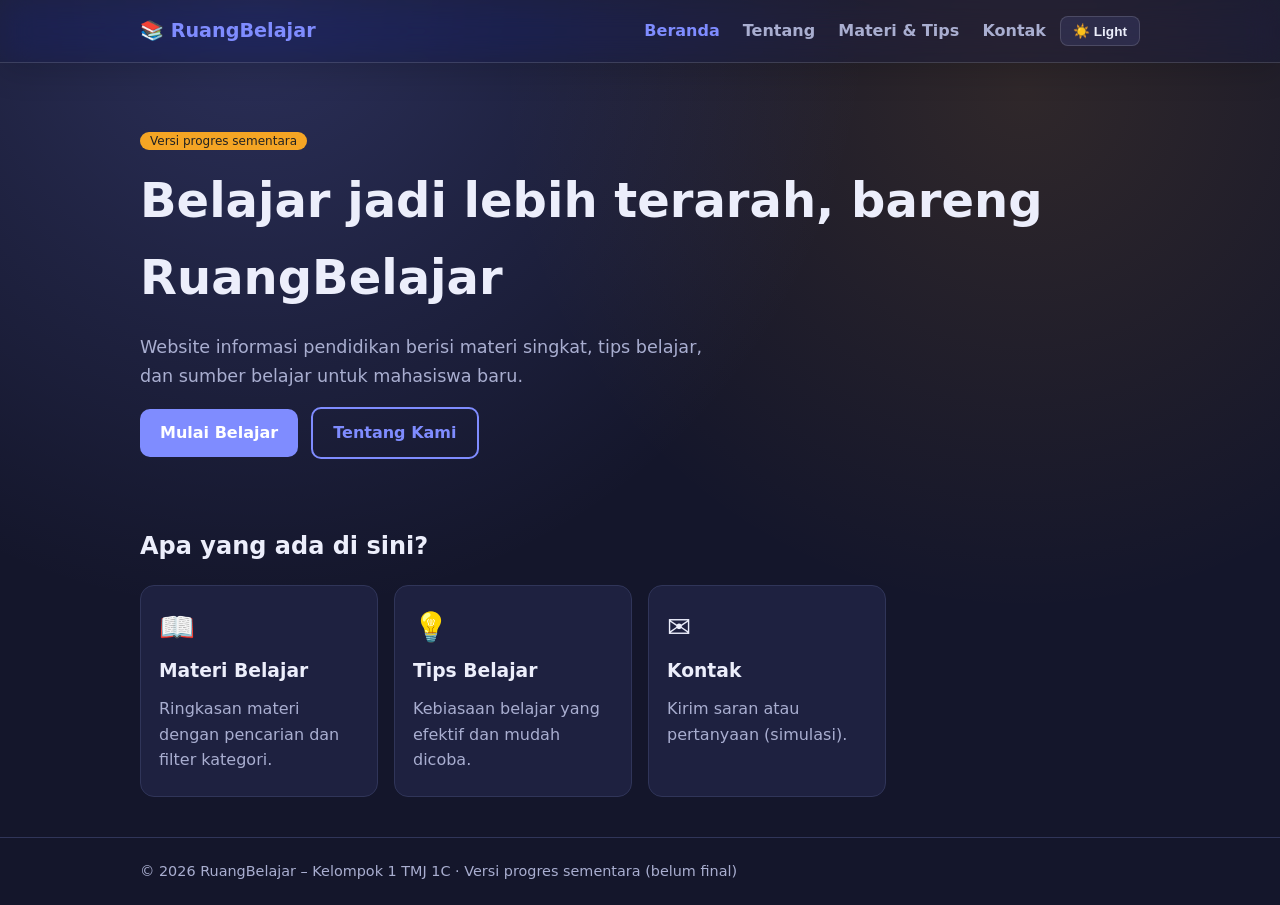
<file: index.html>
<!DOCTYPE html>
<html lang="id">
<head>
  <meta charset="utf-8">
  <meta name="viewport" content="width=device-width, initial-scale=1">
  <title>Beranda – RuangBelajar</title>
  <link rel="stylesheet" href="style.css">
</head>
<body>
  <header>
    <div class="wrap bar">
      <a class="logo" href="index.html">📚 RuangBelajar</a>
      <div class="nav-grup">
        <nav>
          <a href="index.html">Beranda</a>
          <a href="tentang.html">Tentang</a>
          <a href="materi.html">Materi &amp; Tips</a>
          <a href="kontak.html">Kontak</a>
        </nav>
        <button id="theme-toggle" type="button" aria-label="Ganti Tema">☀️ Light</button>
        <button id="burger" aria-label="Menu">☰</button>
      </div>
    </div>
  </header>

  <main class="wrap">
    <section class="hero">
      <span class="tag s">Versi progres sementara</span>
      <h1>Belajar jadi lebih terarah, bareng RuangBelajar</h1>
      <p>Website informasi pendidikan berisi materi singkat, tips belajar, dan sumber belajar untuk mahasiswa baru.</p>
      <a class="btn" href="materi.html">Mulai Belajar</a>
      <a class="btn o" href="tentang.html">Tentang Kami</a>
    </section>

    <h2>Apa yang ada di sini?</h2>
    <div class="grid">
      <div class="card">
        <div class="ic">📖</div>
        <h3>Materi Belajar</h3>
        <p>Ringkasan materi dengan pencarian dan filter kategori.</p>
      </div>
      <div class="card">
        <div class="ic">💡</div>
        <h3>Tips Belajar</h3>
        <p>Kebiasaan belajar yang efektif dan mudah dicoba.</p>
      </div>
      <div class="card">
        <div class="ic">✉️</div>
        <h3>Kontak</h3>
        <p>Kirim saran atau pertanyaan (simulasi).</p>
      </div>
    </div>
  </main>

  <footer>
    <div class="wrap">© 2026 RuangBelajar – Kelompok 1 TMJ 1C · Versi progres sementara (belum final)</div>
  </footer>

  <script src="script.js"></script>
</body>
</html>
</file>
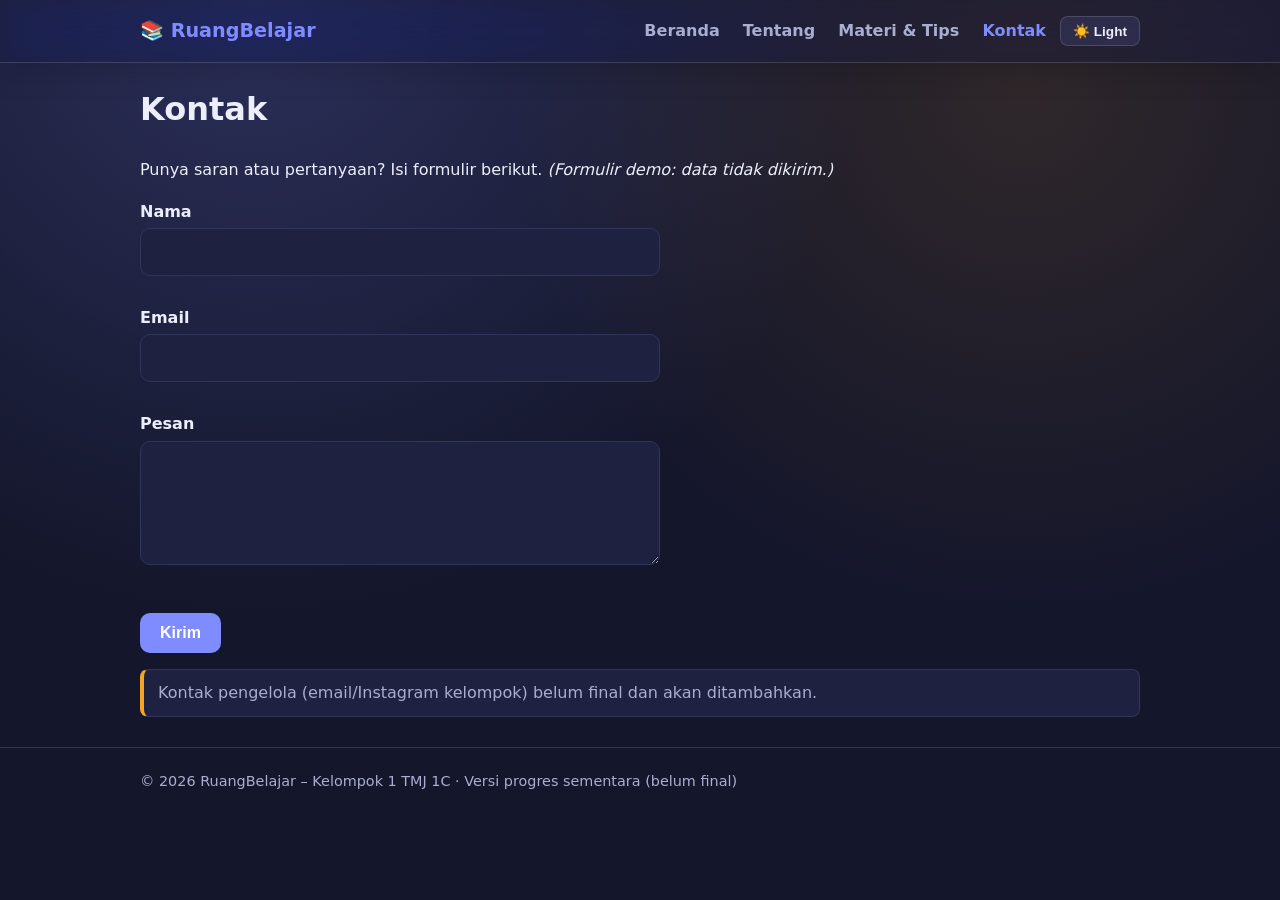
<file: kontak.html>
<!DOCTYPE html>
<html lang="id">
<head>
  <meta charset="utf-8">
  <meta name="viewport" content="width=device-width, initial-scale=1">
  <title>Kontak – RuangBelajar</title>
  <link rel="stylesheet" href="style.css">
</head>
<body>
  <header>
    <div class="wrap bar">
      <a class="logo" href="index.html">📚 RuangBelajar</a>
      <div class="nav-grup">
        <nav>
          <a href="index.html">Beranda</a>
          <a href="tentang.html">Tentang</a>
          <a href="materi.html">Materi &amp; Tips</a>
          <a href="kontak.html">Kontak</a>
        </nav>
        <button id="theme-toggle" type="button" aria-label="Ganti Tema">☀️ Light</button>
        <button id="burger" aria-label="Menu">☰</button>
      </div>
    </div>
  </header>

  <main class="wrap">
    <h1>Kontak</h1>
    <p>Punya saran atau pertanyaan? Isi formulir berikut. <i>(Formulir demo: data tidak dikirim.)</i></p>

    <form id="kontak" novalidate>
      <label for="nama">Nama</label>
      <input id="nama">
      <div class="err" id="e-nama"></div>

      <label for="email">Email</label>
      <input id="email" type="email">
      <div class="err" id="e-email"></div>

      <label for="pesan">Pesan</label>
      <textarea id="pesan" rows="4"></textarea>
      <div class="err" id="e-pesan"></div>

      <br>
      <button class="btn" type="submit">Kirim</button>
      <p class="ok" id="hasil"></p>
    </form>

    <p class="note">Kontak pengelola (email/Instagram kelompok) belum final dan akan ditambahkan.</p>
  </main>

  <footer>
    <div class="wrap">© 2026 RuangBelajar – Kelompok 1 TMJ 1C · Versi progres sementara (belum final)</div>
  </footer>

  <script src="script.js"></script>
</body>
</html>
</file>
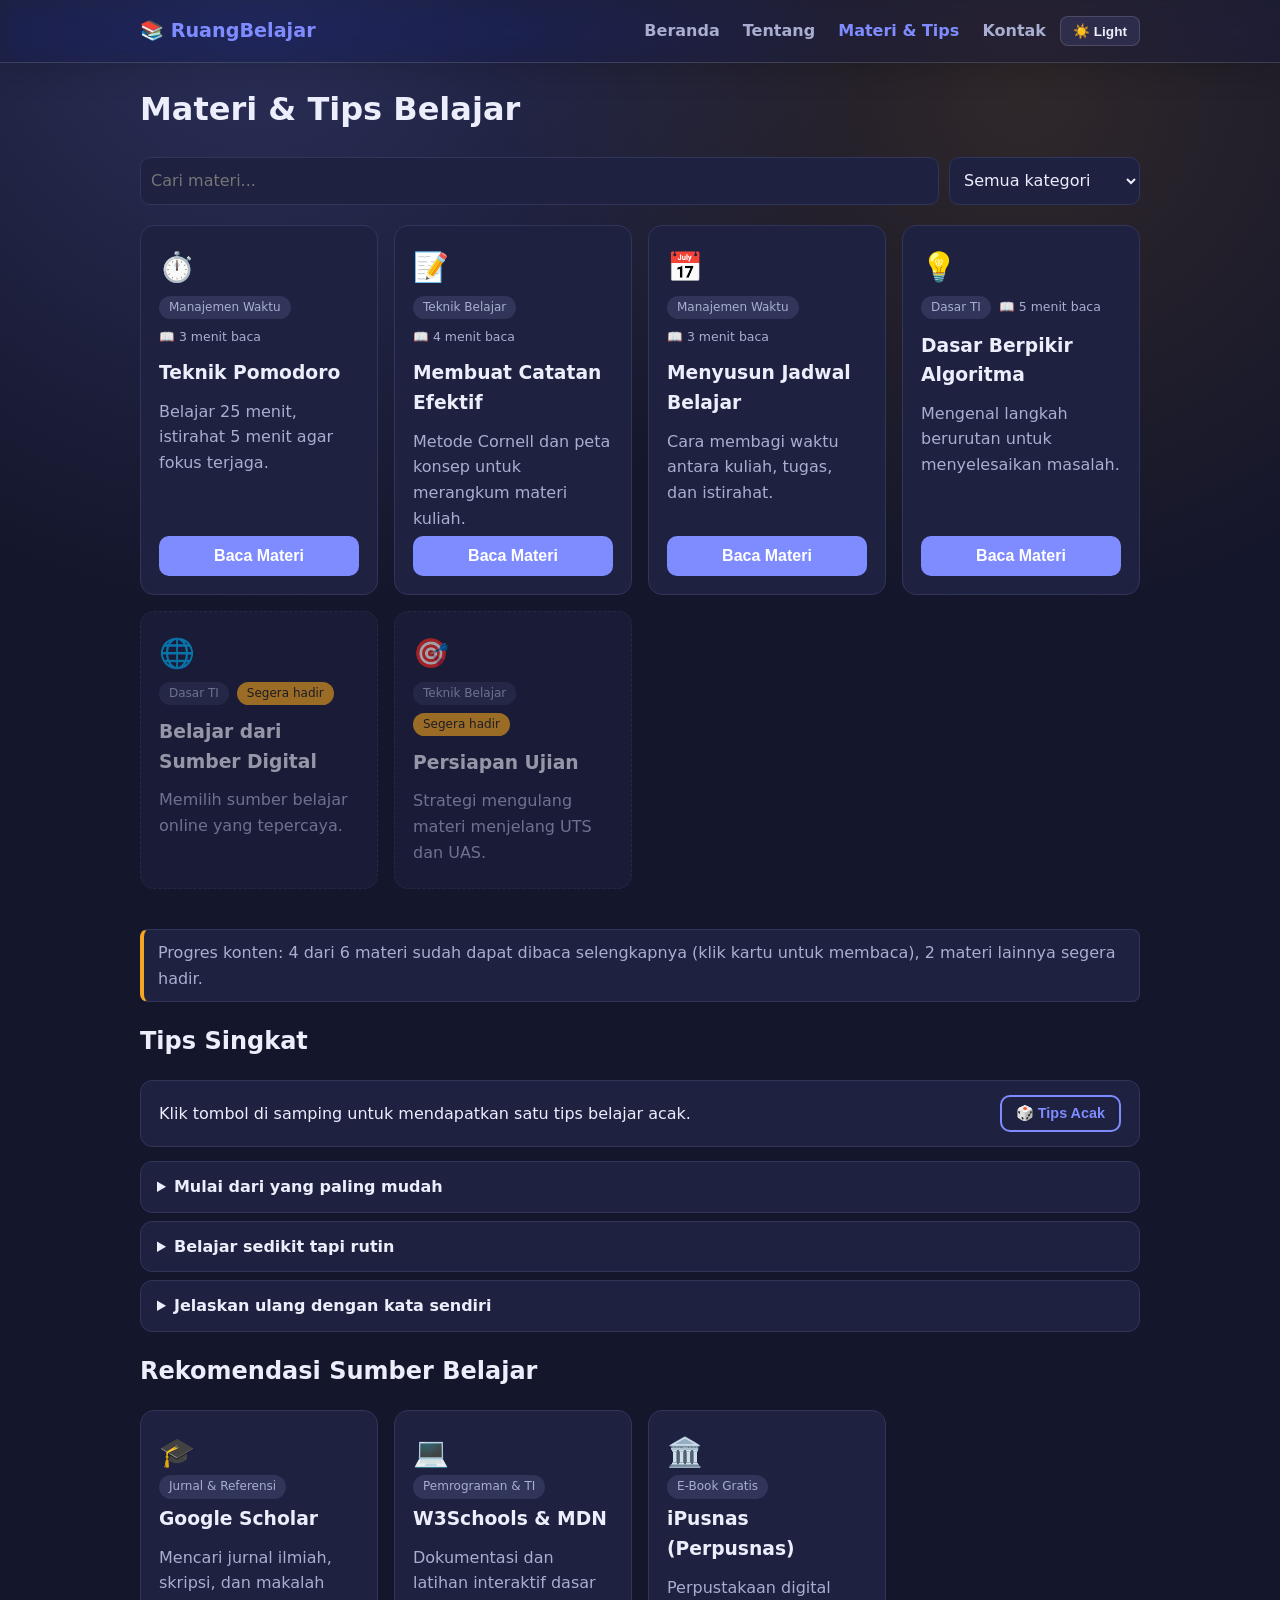
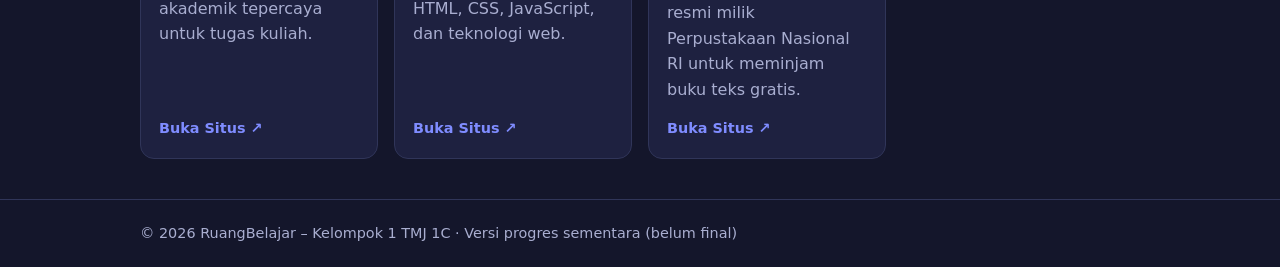
<file: materi.html>
<!DOCTYPE html>
<html lang="id">
<head>
  <meta charset="utf-8">
  <meta name="viewport" content="width=device-width, initial-scale=1">
  <title>Materi &amp; Tips – RuangBelajar</title>
  <link rel="stylesheet" href="style.css">
</head>
<body>
  <header>
    <div class="wrap bar">
      <a class="logo" href="index.html">📚 RuangBelajar</a>
      <div class="nav-grup">
        <nav>
          <a href="index.html">Beranda</a>
          <a href="tentang.html">Tentang</a>
          <a href="materi.html">Materi &amp; Tips</a>
          <a href="kontak.html">Kontak</a>
        </nav>
        <button id="theme-toggle" type="button" aria-label="Ganti Tema">☀️ Light</button>
        <button id="burger" aria-label="Menu">☰</button>
      </div>
    </div>
  </header>

  <main class="wrap">
    <h1>Materi &amp; Tips Belajar</h1>

    <div class="tools">
      <input id="q" type="search" placeholder="Cari materi...">
      <select id="f">
        <option value="">Semua kategori</option>
        <option>Teknik Belajar</option>
        <option>Manajemen Waktu</option>
        <option>Dasar TI</option>
      </select>
    </div>

    <div id="list" class="grid"></div>
    <p class="note">Progres konten: 4 dari 6 materi sudah dapat dibaca selengkapnya (klik kartu untuk membaca), 2 materi lainnya segera hadir.</p>

    <h2>Tips Singkat</h2>
    <div class="tip-box">
      <p id="random-tip">Klik tombol di samping untuk mendapatkan satu tips belajar acak.</p>
      <button id="btn-tip" class="btn o" type="button">🎲 Tips Acak</button>
    </div>

    <details>
      <summary>Mulai dari yang paling mudah</summary>
      <p>Kerjakan tugas ringan dulu untuk membangun momentum sebelum masuk ke materi yang berat.</p>
    </details>
    <details>
      <summary>Belajar sedikit tapi rutin</summary>
      <p>30 menit setiap hari lebih efektif daripada sistem kebut semalam (SKS).</p>
    </details>
    <details>
      <summary>Jelaskan ulang dengan kata sendiri</summary>
      <p>Gunakan teknik Feynman: jika kamu bisa menjelaskannya dengan bahasa sederhana ke teman, berarti kamu sudah paham.</p>
    </details>

    <h2>Rekomendasi Sumber Belajar</h2>
    <div class="grid">
      <div class="card">
        <div class="ic">🎓</div>
        <span class="tag">Jurnal &amp; Referensi</span>
        <h3>Google Scholar</h3>
        <p>Mencari jurnal ilmiah, skripsi, dan makalah akademik tepercaya untuk tugas kuliah.</p>
        <a class="link-sumber" href="https://scholar.google.com" target="_blank" rel="noopener">Buka Situs ↗</a>
      </div>
      <div class="card">
        <div class="ic">💻</div>
        <span class="tag">Pemrograman &amp; TI</span>
        <h3>W3Schools &amp; MDN</h3>
        <p>Dokumentasi dan latihan interaktif dasar HTML, CSS, JavaScript, dan teknologi web.</p>
        <a class="link-sumber" href="https://developer.mozilla.org" target="_blank" rel="noopener">Buka Situs ↗</a>
      </div>
      <div class="card">
        <div class="ic">🏛️</div>
        <span class="tag">E-Book Gratis</span>
        <h3>iPusnas (Perpusnas)</h3>
        <p>Perpustakaan digital resmi milik Perpustakaan Nasional RI untuk meminjam buku teks gratis.</p>
        <a class="link-sumber" href="https://ipusnas.id" target="_blank" rel="noopener">Buka Situs ↗</a>
      </div>
    </div>
  </main>

  <!-- Modal Pop-up Detail Materi -->
  <div id="modal" class="modal" aria-hidden="true">
    <div class="modal-box">
      <button id="close-modal" class="close-btn" aria-label="Tutup">&times;</button>
      <div id="m-icon" class="ic"></div>
      <div class="meta-row">
        <span id="m-kat" class="tag"></span>
        <span id="m-waktu" class="read-time"></span>
      </div>
      <h2 id="m-judul"></h2>
      <div id="m-isi"></div>
      <p class="m-ref"><b>Sumber Referensi:</b> <span id="m-sumber"></span></p>
    </div>
  </div>

  <footer>
    <div class="wrap">© 2026 RuangBelajar – Kelompok 1 TMJ 1C · Versi progres sementara (belum final)</div>
  </footer>

  <script src="script.js"></script>
</body>
</html>
</file>
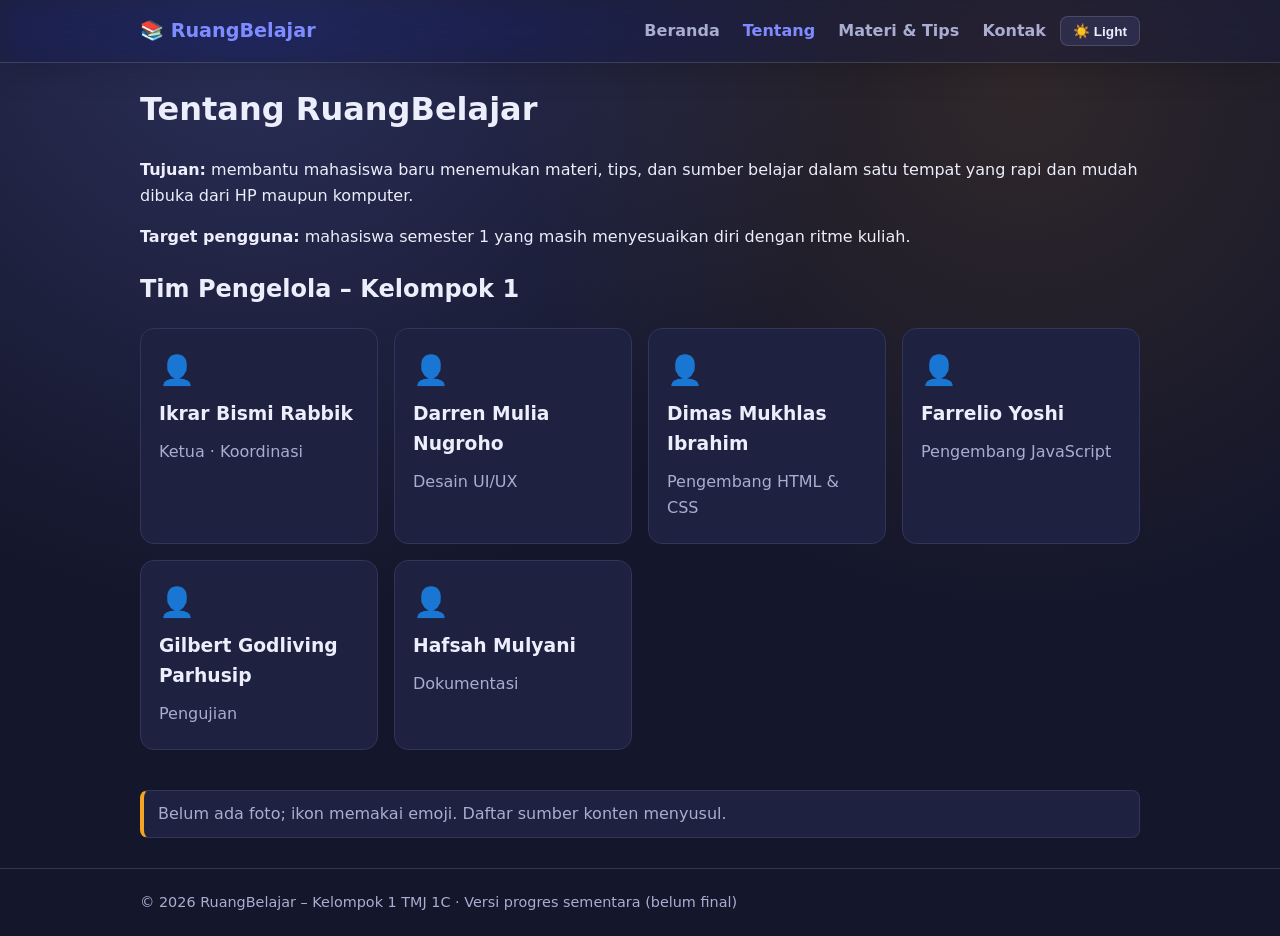
<file: tentang.html>
<!DOCTYPE html>
<html lang="id">
<head>
  <meta charset="utf-8">
  <meta name="viewport" content="width=device-width, initial-scale=1">
  <title>Tentang – RuangBelajar</title>
  <link rel="stylesheet" href="style.css">
</head>
<body>
  <header>
    <div class="wrap bar">
      <a class="logo" href="index.html">📚 RuangBelajar</a>
      <div class="nav-grup">
        <nav>
          <a href="index.html">Beranda</a>
          <a href="tentang.html">Tentang</a>
          <a href="materi.html">Materi &amp; Tips</a>
          <a href="kontak.html">Kontak</a>
        </nav>
        <button id="theme-toggle" type="button" aria-label="Ganti Tema">☀️ Light</button>
        <button id="burger" aria-label="Menu">☰</button>
      </div>
    </div>
  </header>

  <main class="wrap">
    <h1>Tentang RuangBelajar</h1>
    <p><b>Tujuan:</b> membantu mahasiswa baru menemukan materi, tips, dan sumber belajar dalam satu tempat yang rapi dan mudah dibuka dari HP maupun komputer.</p>
    <p><b>Target pengguna:</b> mahasiswa semester 1 yang masih menyesuaikan diri dengan ritme kuliah.</p>

    <h2>Tim Pengelola – Kelompok 1</h2>
    <div class="grid">
      <div class="card">
        <div class="ic">👤</div>
        <h3>Ikrar Bismi Rabbik</h3>
        <p>Ketua · Koordinasi</p>
      </div>
      <div class="card">
        <div class="ic">👤</div>
        <h3>Darren Mulia Nugroho</h3>
        <p>Desain UI/UX</p>
      </div>
      <div class="card">
        <div class="ic">👤</div>
        <h3>Dimas Mukhlas Ibrahim</h3>
        <p>Pengembang HTML &amp; CSS</p>
      </div>
      <div class="card">
        <div class="ic">👤</div>
        <h3>Farrelio Yoshi</h3>
        <p>Pengembang JavaScript</p>
      </div>
      <div class="card">
        <div class="ic">👤</div>
        <h3>Gilbert Godliving Parhusip</h3>
        <p>Pengujian</p>
      </div>
      <div class="card">
        <div class="ic">👤</div>
        <h3>Hafsah Mulyani</h3>
        <p>Dokumentasi</p>
      </div>
    </div>

    <p class="note">Belum ada foto; ikon memakai emoji. Daftar sumber konten menyusul.</p>
  </main>

  <footer>
    <div class="wrap">© 2026 RuangBelajar – Kelompok 1 TMJ 1C · Versi progres sementara (belum final)</div>
  </footer>

  <script src="script.js"></script>
</body>
</html>
</file>
<file: style.css>
/* Default Awal: Mode Gelap (Dark Mode) */
:root {
  --bg: #14162b;
  --bg-glow: radial-gradient(circle at 20% 0%, rgba(127, 140, 255, 0.22), transparent 45%),
             radial-gradient(circle at 80% 10%, rgba(245, 165, 36, 0.12), transparent 40%);
  --t: #eceefb;
  --m: #a9aed0;
  --c: #1e2140;
  --b: #303559;
  --p: #7f8cff;
  --a: #f5a524;
  --nav-bg: rgba(26, 29, 58, 0.45);
  --nav-border: rgba(255, 255, 255, 0.14);
}

/* Mode Terang (Light Mode - Putih) */
:root[data-theme="light"] {
  --p: #3b4cca;
  --a: #f5a524;
  --bg: #ffffff;
  --bg-glow: radial-gradient(circle at 20% 0%, rgba(59, 76, 202, 0.12), transparent 45%),
             radial-gradient(circle at 80% 10%, rgba(245, 165, 36, 0.1), transparent 40%);
  --t: #1f2340;
  --m: #5b6080;
  --c: #ffffff;
  --b: #dcdfec;
  --nav-bg: rgba(255, 255, 255, 0.55);
  --nav-border: rgba(59, 76, 202, 0.16);
}

* {
  box-sizing: border-box;
}

body {
  margin: 0;
  font-family: system-ui, Segoe UI, Arial, sans-serif;
  background-color: var(--bg);
  background-image: var(--bg-glow);
  background-attachment: fixed;
  color: var(--t);
  line-height: 1.6;
  transition: background-color 0.2s ease, color 0.2s ease;
}

a {
  color: var(--p);
}

.wrap {
  max-width: 1040px;
  margin: auto;
  padding: 0 20px;
}

/* Navbar Glassmorphism */
header {
  background: var(--nav-bg);
  backdrop-filter: blur(16px) saturate(180%);
  -webkit-backdrop-filter: blur(16px) saturate(180%);
  border-bottom: 1px solid var(--nav-border);
  box-shadow: 0 8px 32px rgba(0, 0, 0, 0.16);
  position: sticky;
  top: 0;
  z-index: 10;
}

.bar {
  display: flex;
  align-items: center;
  justify-content: space-between;
  height: 62px;
}

.logo {
  font-weight: 800;
  font-size: 1.2rem;
  color: var(--p);
  text-decoration: none;
}

.nav-grup {
  display: flex;
  align-items: center;
  gap: 14px;
}

nav a {
  margin-left: 18px;
  text-decoration: none;
  color: var(--m);
  font-weight: 600;
}

nav a.on,
nav a:hover {
  color: var(--p);
}

#theme-toggle {
  background: rgba(127, 140, 255, 0.12);
  border: 1px solid var(--nav-border);
  color: var(--t);
  border-radius: 8px;
  padding: 6px 12px;
  font-size: 0.85rem;
  font-weight: 600;
  cursor: pointer;
  display: inline-flex;
  align-items: center;
  gap: 6px;
}

#theme-toggle:hover {
  border-color: var(--p);
  color: var(--p);
}

#burger {
  display: none;
  background: none;
  border: 1px solid var(--nav-border);
  color: var(--t);
  font-size: 1.3rem;
  border-radius: 8px;
  padding: 2px 10px;
  cursor: pointer;
}

.hero {
  padding: 64px 0 48px;
}

.hero h1 {
  font-size: clamp(1.9rem, 5vw, 3rem);
  margin: 0.2em 0;
}

.hero p {
  max-width: 600px;
  color: var(--m);
  font-size: 1.1rem;
}

.btn {
  display: inline-block;
  background: var(--p);
  color: #fff;
  border: 0;
  border-radius: 10px;
  padding: 11px 20px;
  font-weight: 700;
  text-decoration: none;
  cursor: pointer;
  font-size: 1rem;
}

.btn.o {
  background: none;
  color: var(--p);
  border: 2px solid var(--p);
  margin-left: 8px;
}

.grid {
  display: grid;
  gap: 16px;
  grid-template-columns: repeat(auto-fill, minmax(230px, 1fr));
  margin: 20px 0 40px;
}

.card {
  background: var(--c);
  border: 1px solid var(--b);
  border-radius: 14px;
  padding: 18px;
  display: flex;
  flex-direction: column;
}

.card h3 {
  margin: 0.3em 0;
}

.card p {
  color: var(--m);
  margin: 0.3em 0;
  flex: 1;
}

.ic {
  font-size: 1.8rem;
}

.tag {
  font-size: 0.75rem;
  background: var(--b);
  border-radius: 20px;
  padding: 2px 10px;
  color: var(--m);
  align-self: flex-start;
}

.tag.s {
  background: var(--a);
  color: #222;
}

.card.off {
  opacity: 0.6;
  border-style: dashed;
}

/* Efek Kartu Materi Bisa Diklik */
.card.bisa-diklik {
  cursor: pointer;
  transition: transform 0.15s ease, border-color 0.15s ease;
}

.card.bisa-diklik:hover {
  transform: translateY(-3px);
  border-color: var(--p);
}

.tools {
  display: flex;
  gap: 10px;
  flex-wrap: wrap;
  margin: 20px 0;
}

input,
textarea,
select {
  font: inherit;
  padding: 10px;
  border: 1px solid var(--b);
  border-radius: 10px;
  background: var(--c);
  color: var(--t);
  width: 100%;
}

.tools input {
  flex: 1;
  min-width: 200px;
  width: auto;
}

.tools select {
  width: auto;
}

details {
  background: var(--c);
  border: 1px solid var(--b);
  border-radius: 12px;
  padding: 12px 16px;
  margin: 8px 0;
}

summary {
  cursor: pointer;
  font-weight: 700;
}

.note {
  background: var(--c);
  border: 1px solid var(--b);
  border-left: 4px solid var(--a);
  padding: 10px 14px;
  border-radius: 8px;
  color: var(--m);
  margin: 16px 0;
}

form {
  max-width: 520px;
}

label {
  display: block;
  font-weight: 600;
  margin: 14px 0 4px;
}

.err {
  color: #d6336c;
  font-size: 0.85rem;
  min-height: 1.1em;
}

.ok {
  color: #2b9348;
  font-weight: 700;
}

footer {
  border-top: 1px solid var(--b);
  padding: 22px 0;
  color: var(--m);
  font-size: 0.9rem;
  margin-top: 30px;
}

/* Komponen Kartu Materi, Tips Acak, Sumber Belajar, & Modal */
.meta-row {
  display: flex;
  align-items: center;
  gap: 8px;
  flex-wrap: wrap;
  margin: 6px 0;
}

.read-time {
  font-size: 0.78rem;
  color: var(--m);
}

.link-sumber {
  display: inline-block;
  margin-top: 10px;
  font-weight: 700;
  font-size: 0.9rem;
  text-decoration: none;
}

.link-sumber:hover {
  text-decoration: underline;
}

.tip-box {
  background: var(--c);
  border: 1px solid var(--b);
  border-radius: 12px;
  padding: 14px 18px;
  margin: 14px 0;
  display: flex;
  align-items: center;
  justify-content: space-between;
  gap: 14px;
  flex-wrap: wrap;
}

.tip-box p {
  margin: 0;
  font-weight: 500;
  flex: 1;
  min-width: 220px;
}

.tip-box .btn.o {
  margin-left: 0;
  padding: 8px 14px;
  font-size: 0.9rem;
}

/* Modal Pop-up */
.modal {
  display: none;
  position: fixed;
  inset: 0;
  background: rgba(15, 18, 36, 0.72);
  backdrop-filter: blur(4px);
  z-index: 20;
  align-items: center;
  justify-content: center;
  padding: 20px;
}

.modal.show {
  display: flex;
}

.modal-box {
  background: var(--c);
  border: 1px solid var(--b);
  border-radius: 16px;
  max-width: 600px;
  width: 100%;
  max-height: 85vh;
  overflow-y: auto;
  padding: 24px;
  position: relative;
}

.close-btn {
  position: absolute;
  top: 16px;
  right: 18px;
  background: none;
  border: 1px solid var(--b);
  color: var(--t);
  font-size: 1.4rem;
  line-height: 1;
  border-radius: 8px;
  padding: 4px 10px;
  cursor: pointer;
}

.modal-box h2 {
  margin: 8px 0 12px;
}

.modal-box ul {
  padding-left: 20px;
  color: var(--t);
}

.modal-box li {
  margin-bottom: 6px;
}

.m-ref {
  margin-top: 18px;
  padding-top: 12px;
  border-top: 1px solid var(--b);
  font-size: 0.85rem;
  color: var(--m);
}

@media (max-width: 700px) {
  #burger {
    display: block;
  }

  nav {
    display: none;
    position: absolute;
    top: 62px;
    left: 0;
    right: 0;
    background: var(--nav-bg);
    backdrop-filter: blur(16px) saturate(180%);
    -webkit-backdrop-filter: blur(16px) saturate(180%);
    border-bottom: 1px solid var(--nav-border);
    padding: 8px 20px;
  }

  nav.open {
    display: block;
  }

  nav a {
    display: block;
    margin: 0;
    padding: 10px 0;
  }

  .btn.o {
    margin: 8px 0 0;
  }
}
</file>
